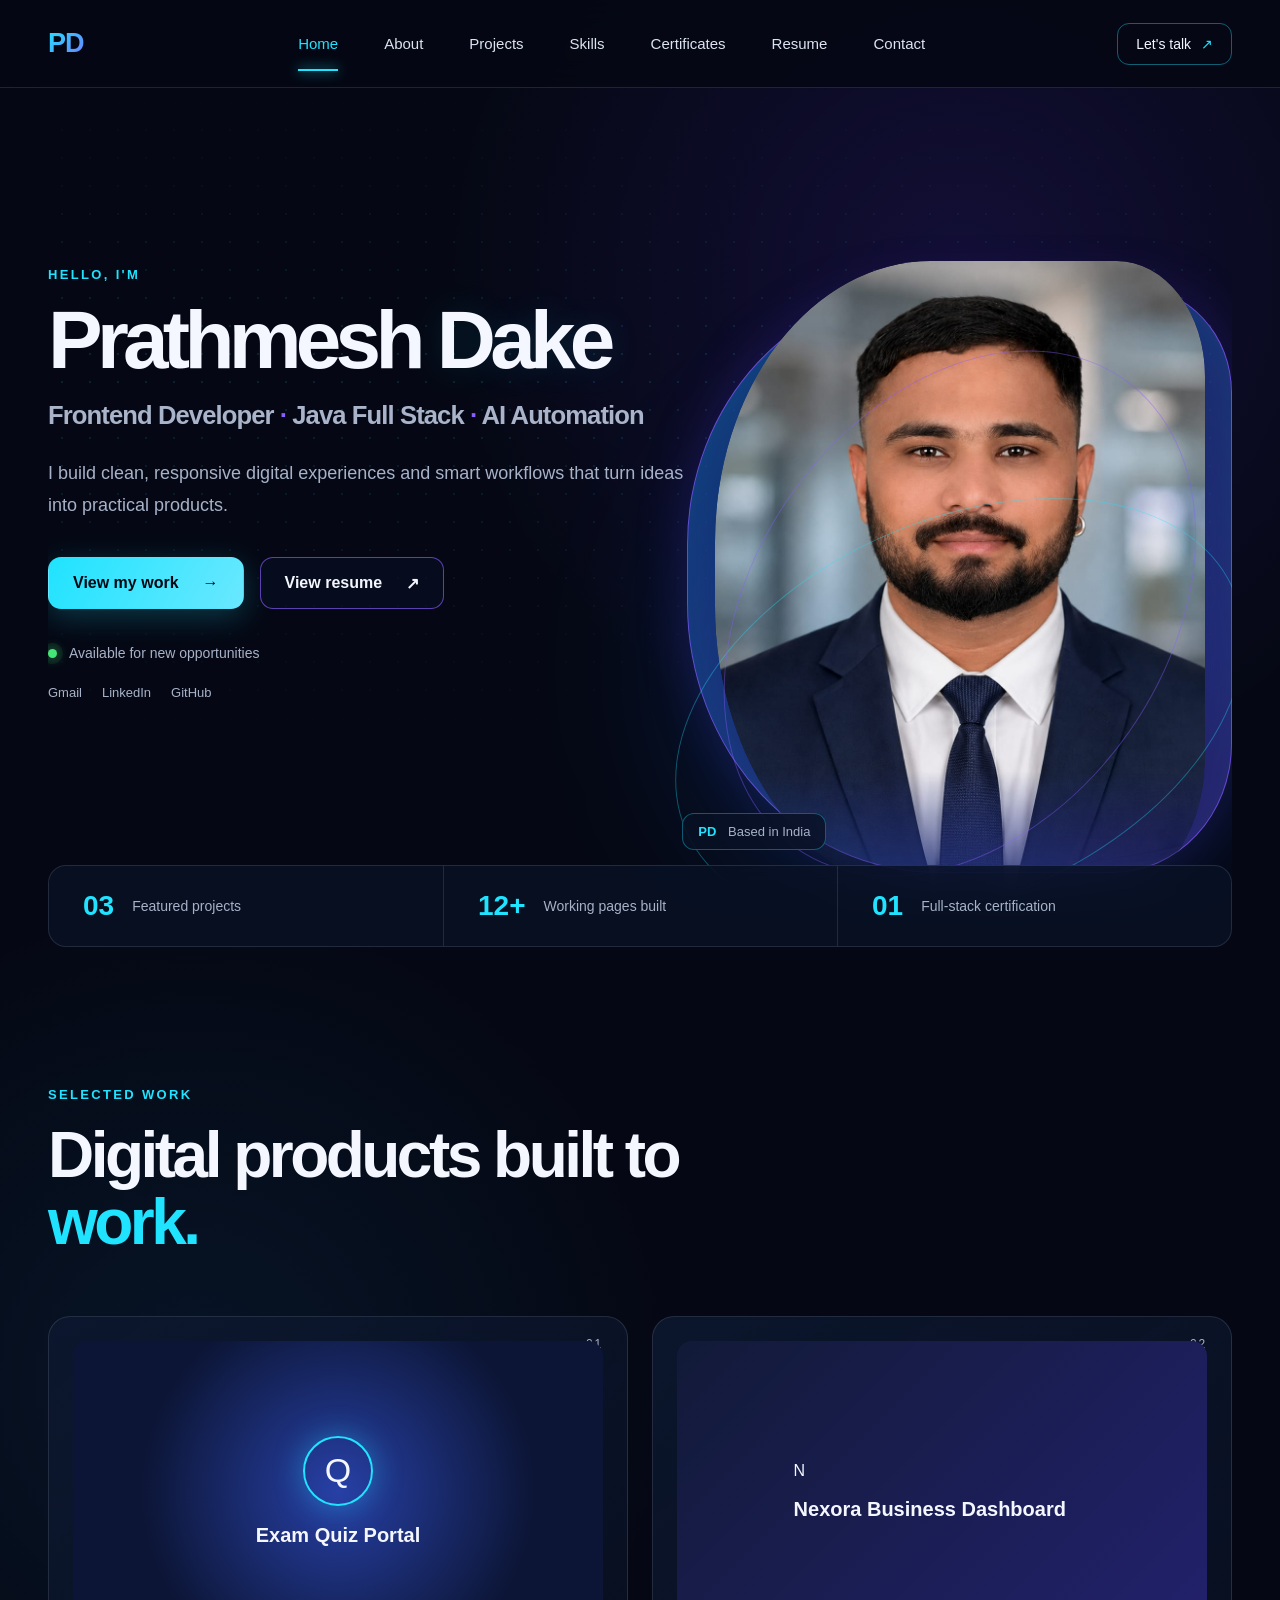
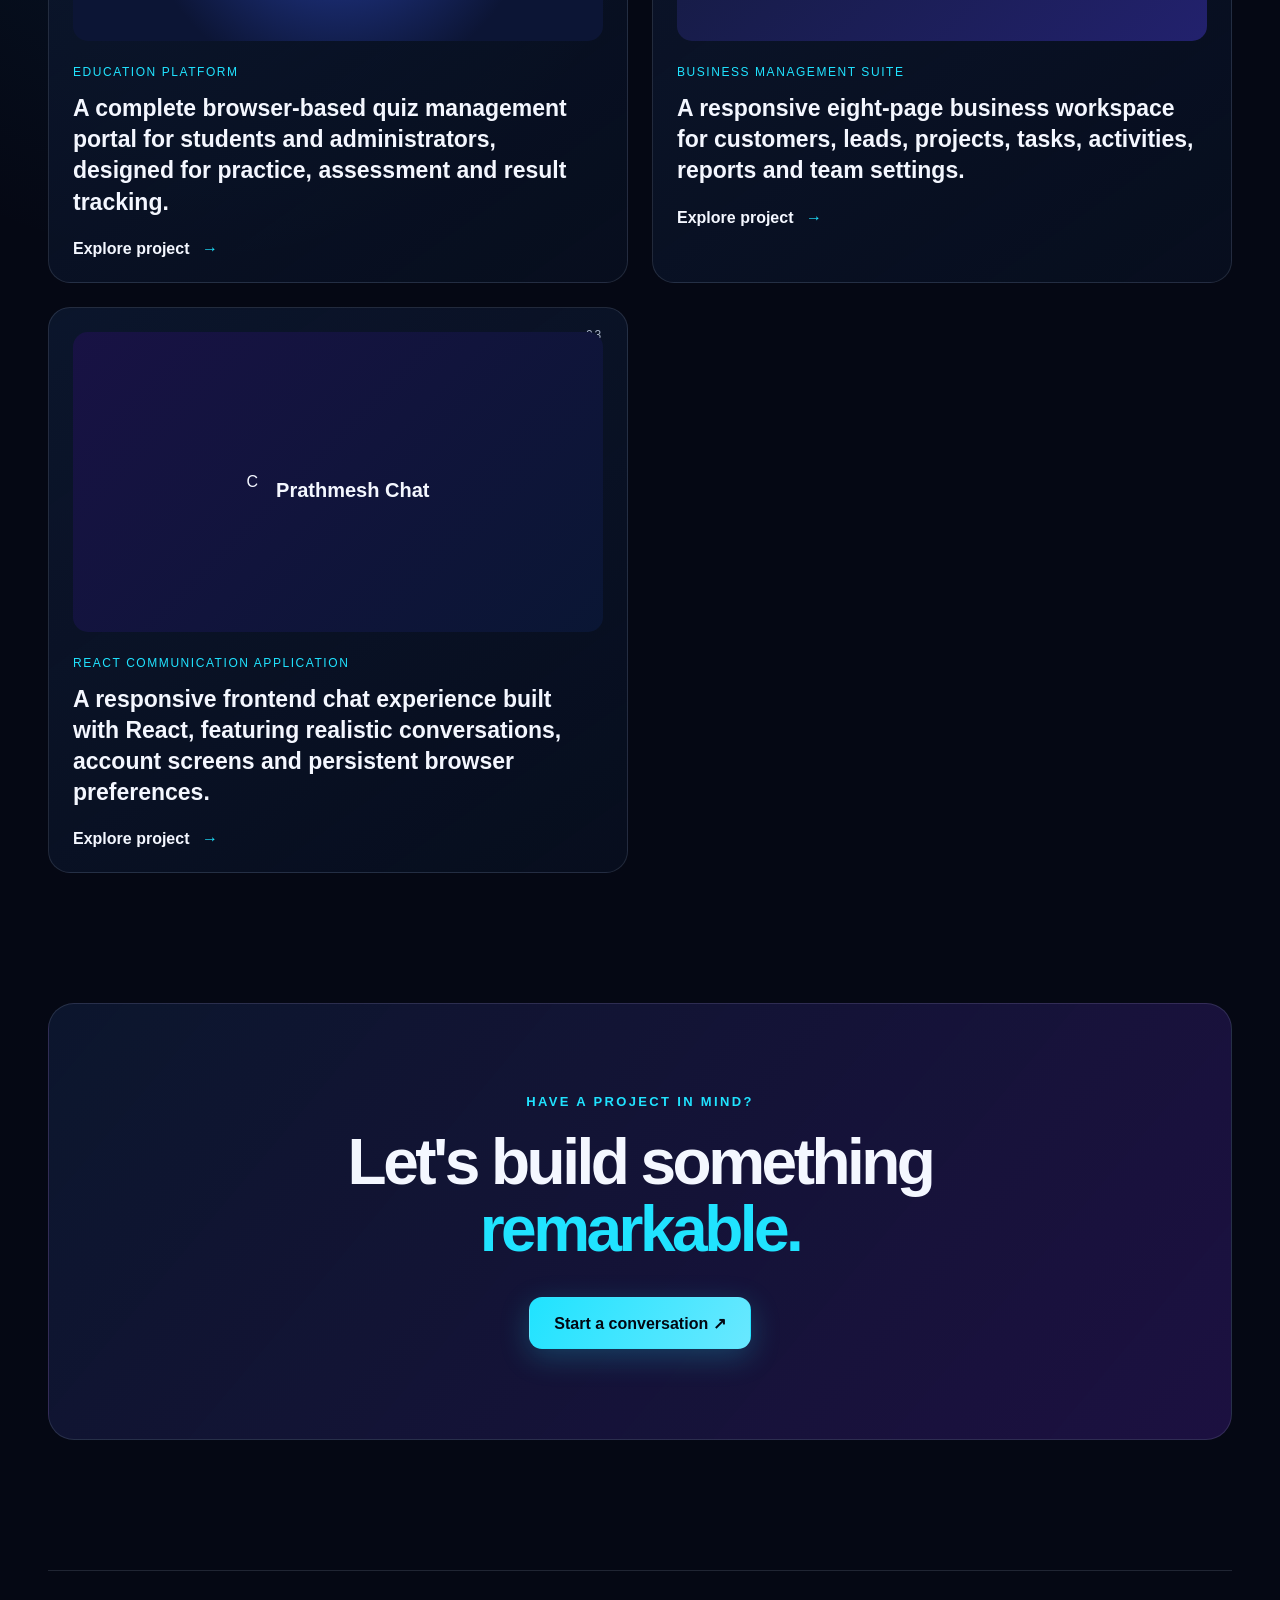
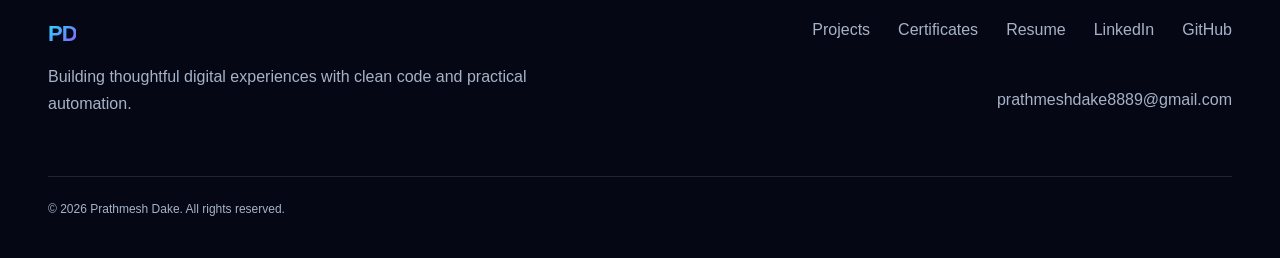
<file: PD-PORTFOLIO/index.html>
<!doctype html>
<html lang="en"><head><meta charset="UTF-8"><meta name="viewport" content="width=device-width,initial-scale=1"><meta name="description" content="Portfolio of Prathmesh Dake"><title>Prathmesh Dake | Frontend Developer</title><link rel="stylesheet" href="style.css"></head>
<body data-page="home"><div id="root"></div><script src="vendor/react.production.min.js"></script><script src="vendor/react-dom.production.min.js"></script><script src="app.js"></script></body></html>
</file>
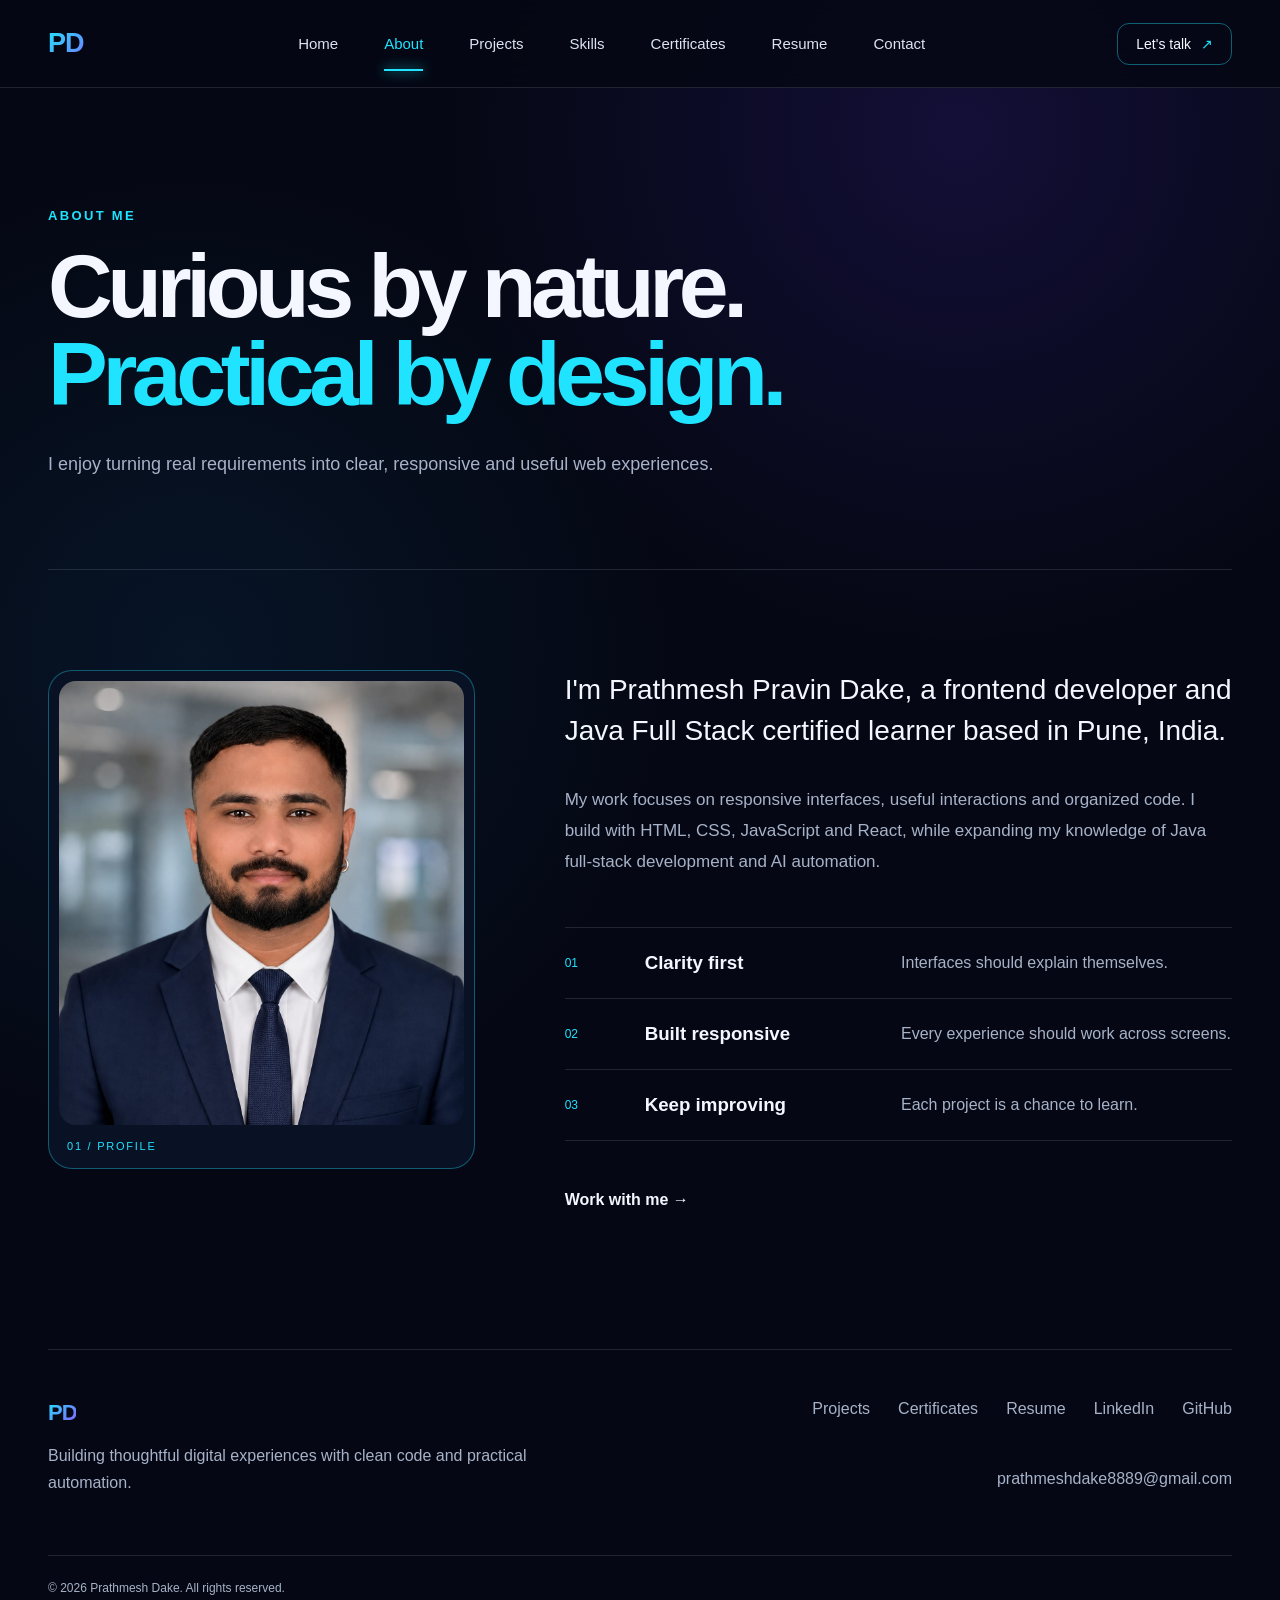
<file: PD-PORTFOLIO/about.html>
<!doctype html>
<html lang="en"><head><meta charset="UTF-8"><meta name="viewport" content="width=device-width,initial-scale=1"><title>About | Prathmesh Dake</title><link rel="stylesheet" href="style.css"></head>
<body data-page="about"><div id="root"></div><script src="vendor/react.production.min.js"></script><script src="vendor/react-dom.production.min.js"></script><script src="app.js"></script></body></html>
</file>
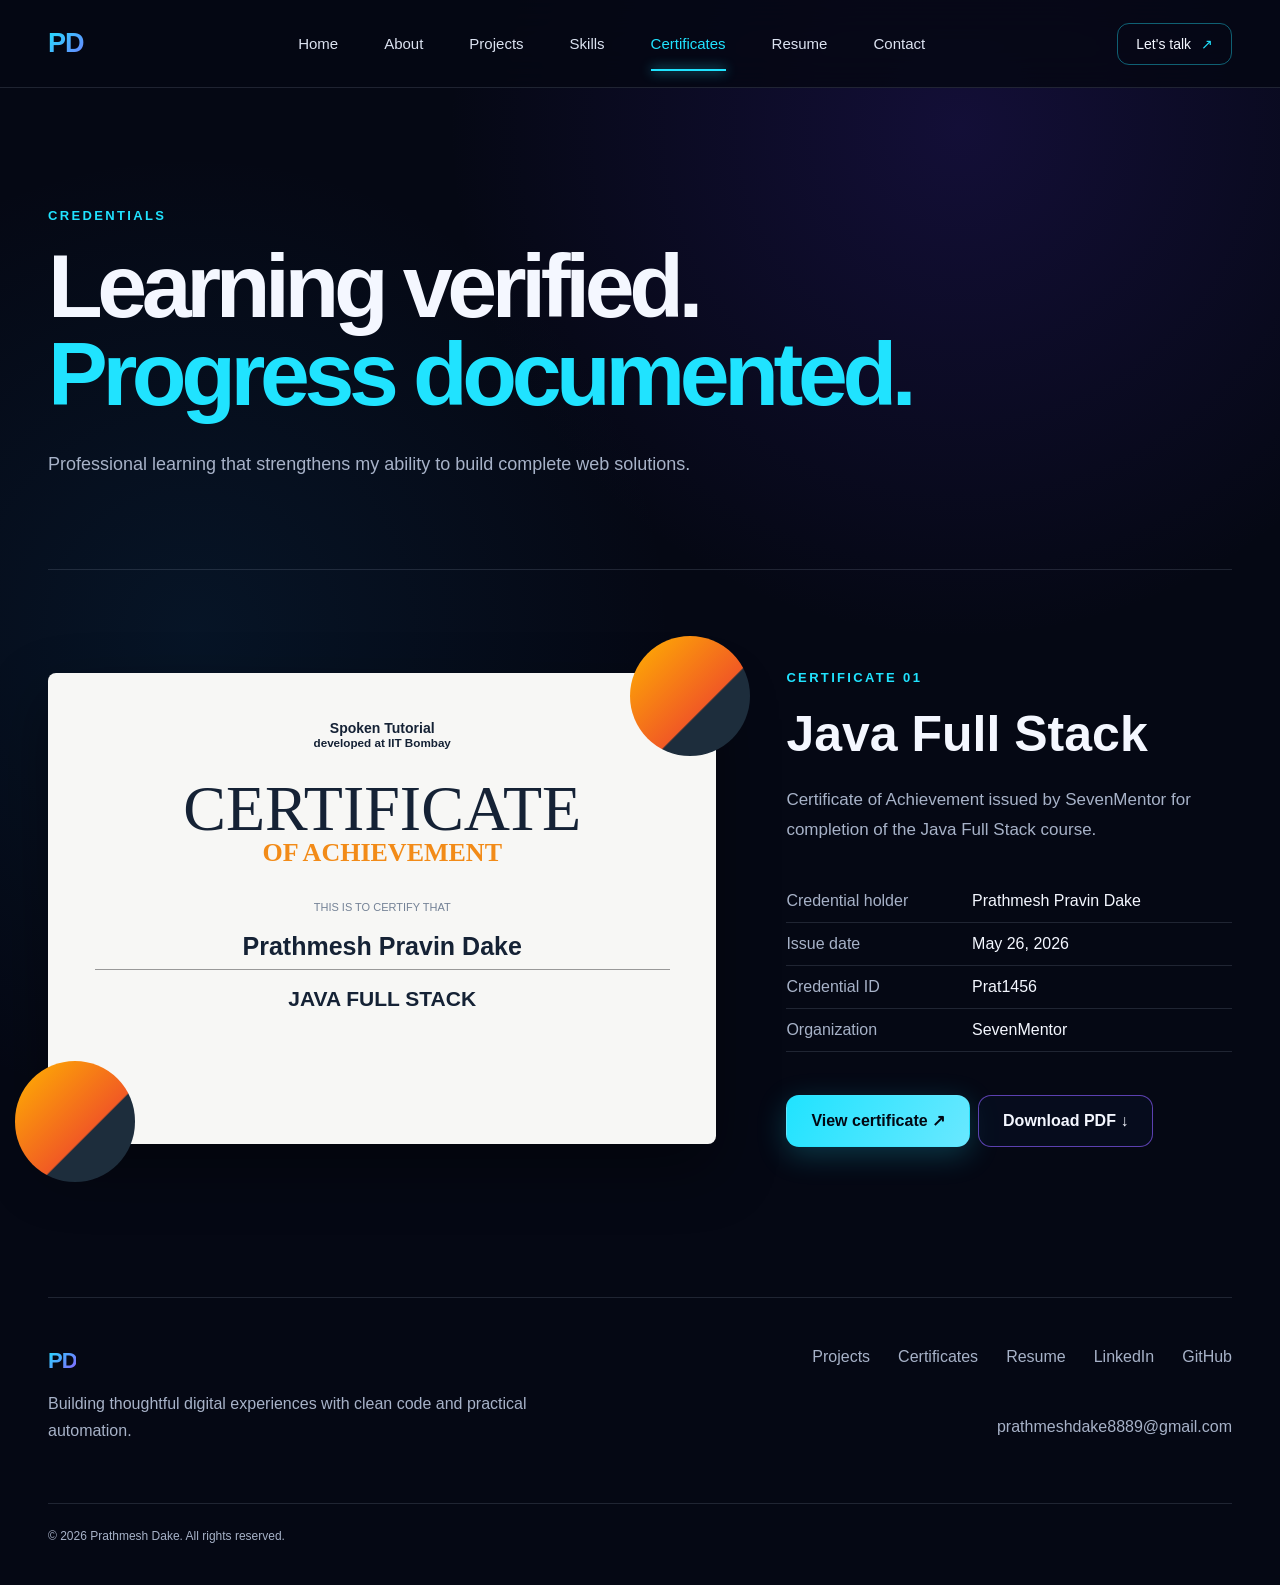
<file: PD-PORTFOLIO/certificates.html>
<!doctype html>
<html lang="en"><head><meta charset="UTF-8"><meta name="viewport" content="width=device-width,initial-scale=1"><title>Certificates | Prathmesh Dake</title><link rel="stylesheet" href="style.css"></head>
<body data-page="certificates"><div id="root"></div><script src="vendor/react.production.min.js"></script><script src="vendor/react-dom.production.min.js"></script><script src="app.js"></script></body></html>
</file>
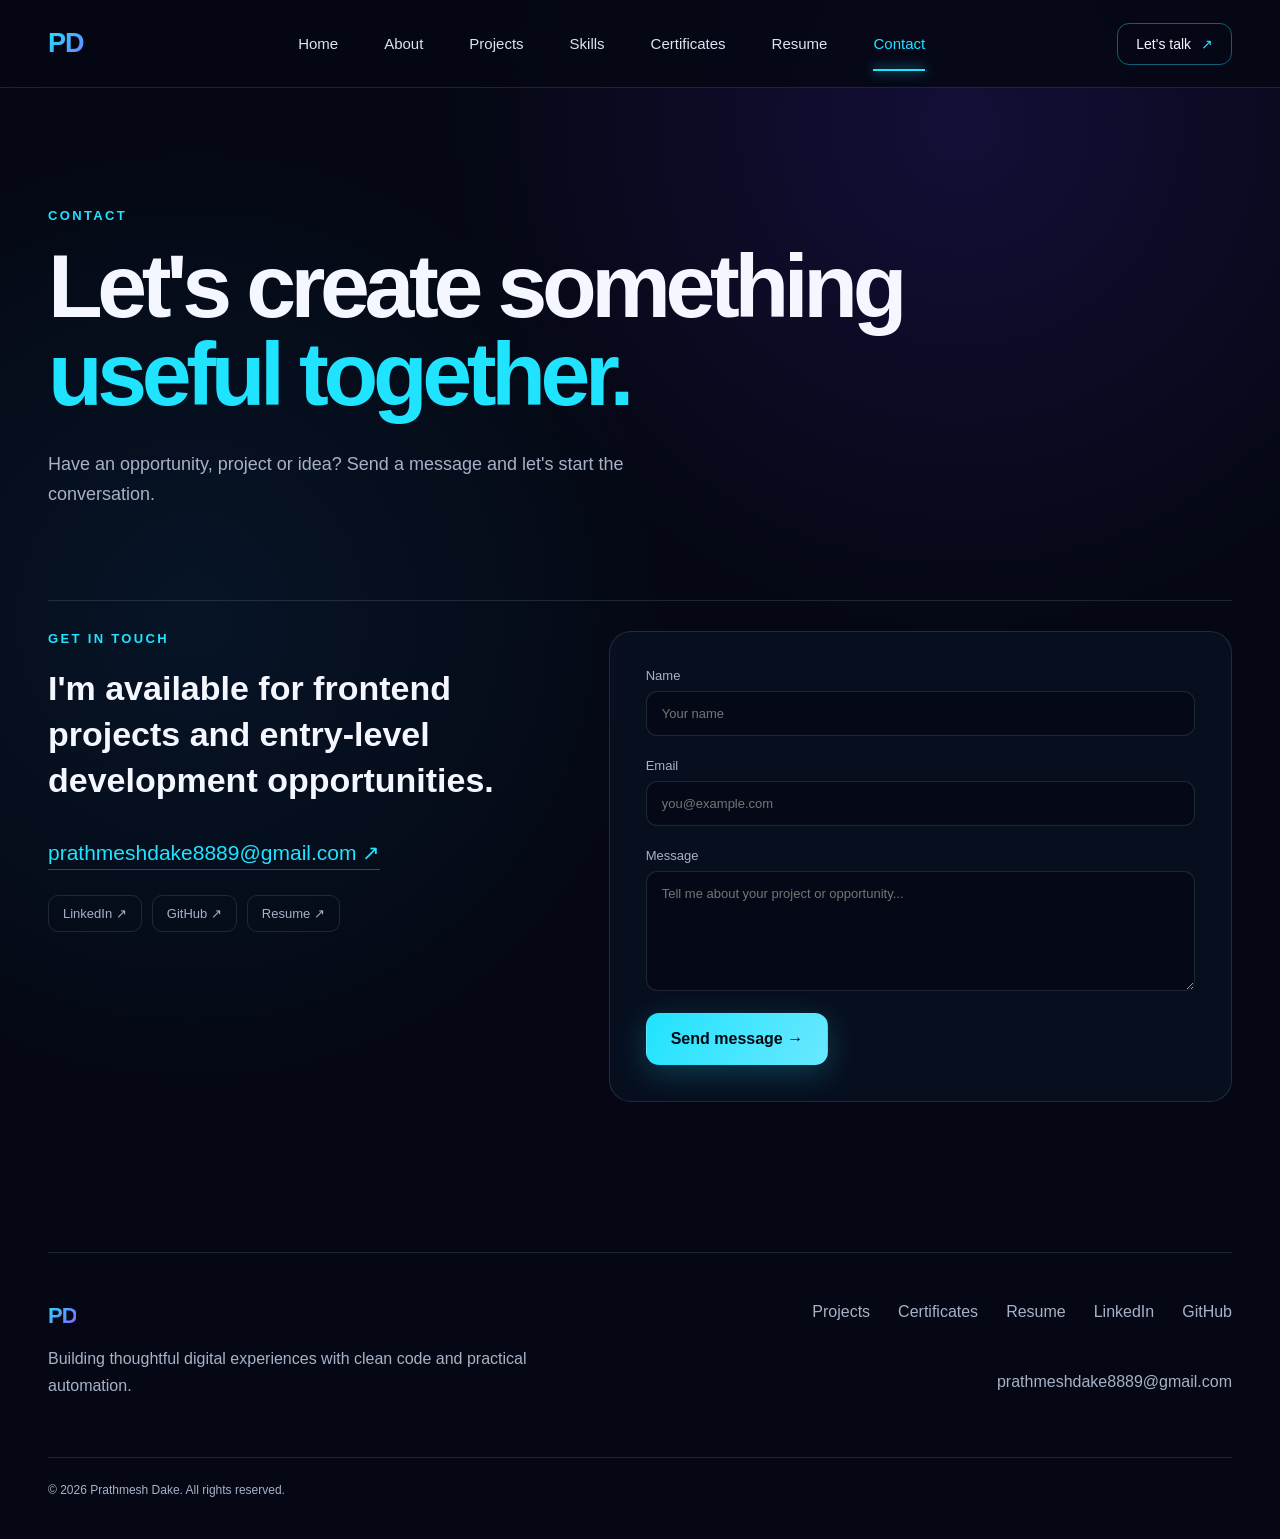
<file: PD-PORTFOLIO/contact.html>
<!doctype html>
<html lang="en"><head><meta charset="UTF-8"><meta name="viewport" content="width=device-width,initial-scale=1"><title>Contact | Prathmesh Dake</title><link rel="stylesheet" href="style.css"></head>
<body data-page="contact"><div id="root"></div><script src="vendor/react.production.min.js"></script><script src="vendor/react-dom.production.min.js"></script><script src="app.js"></script></body></html>
</file>
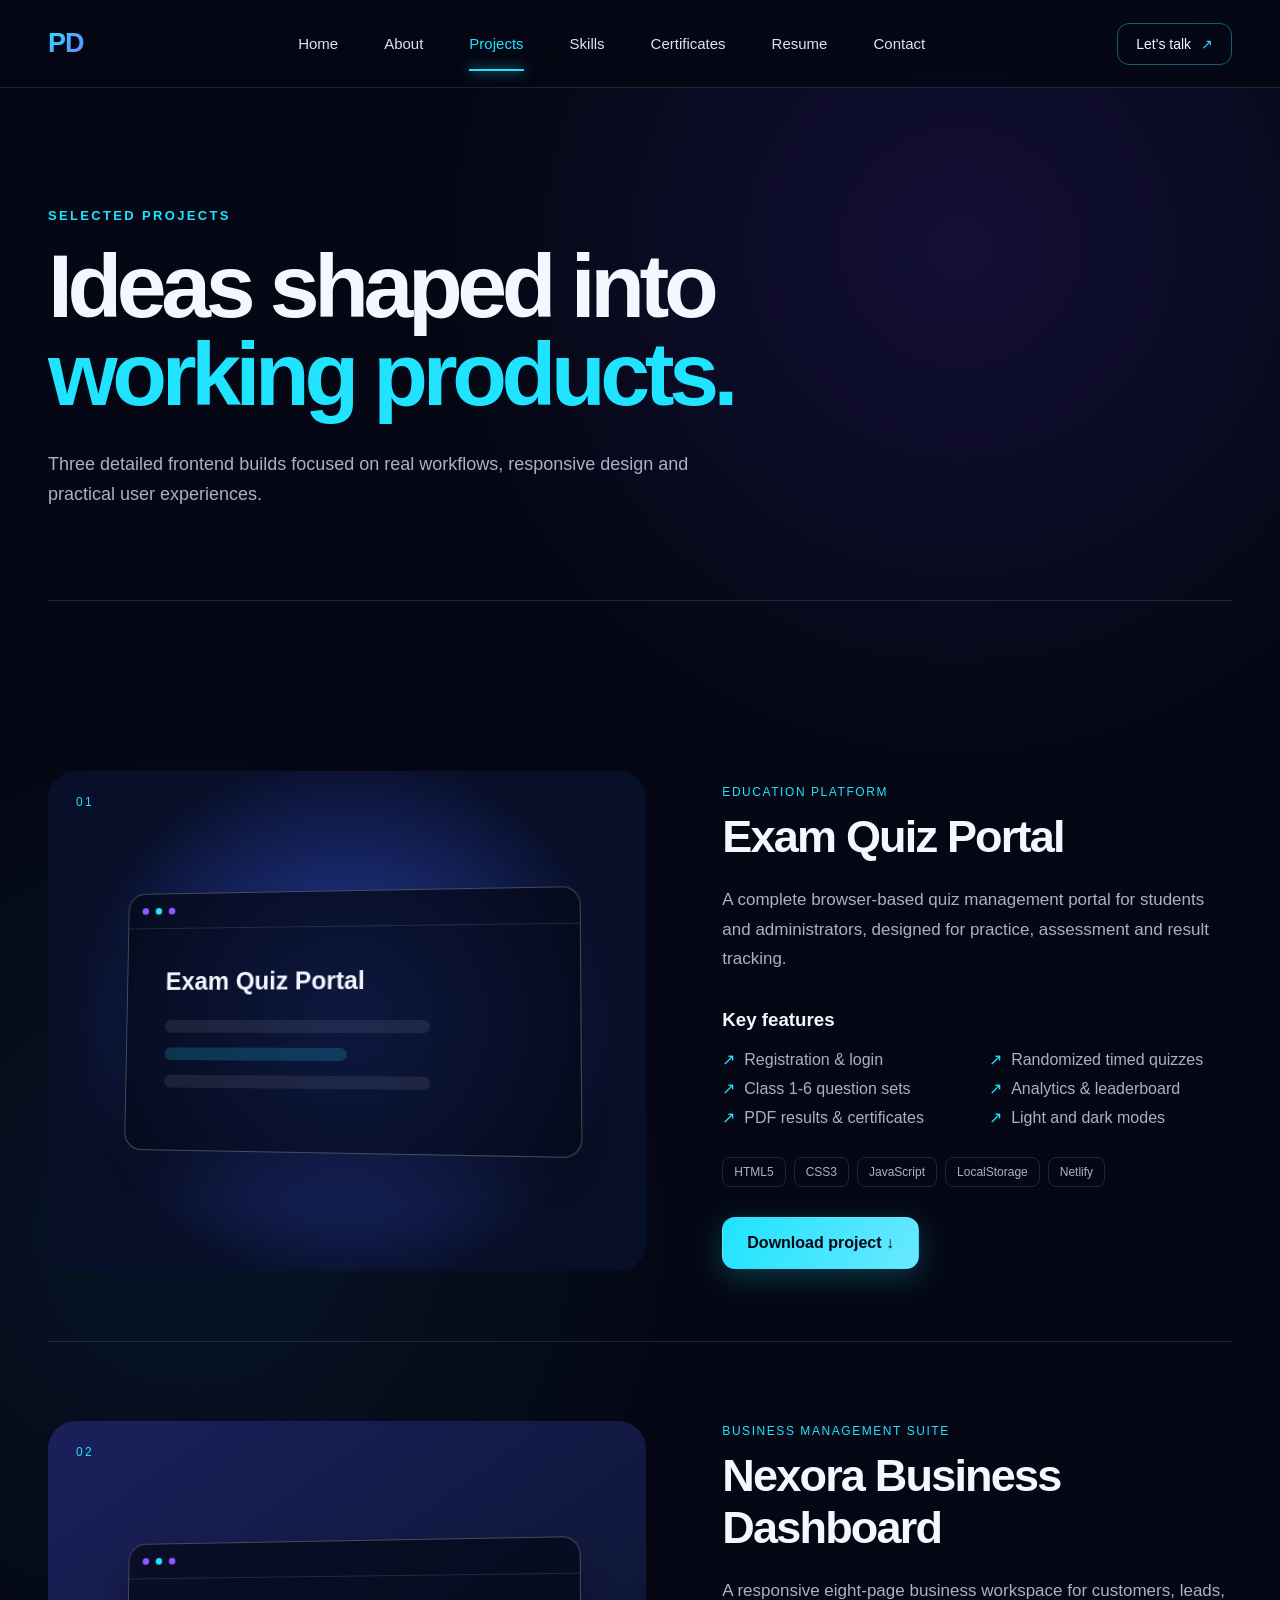
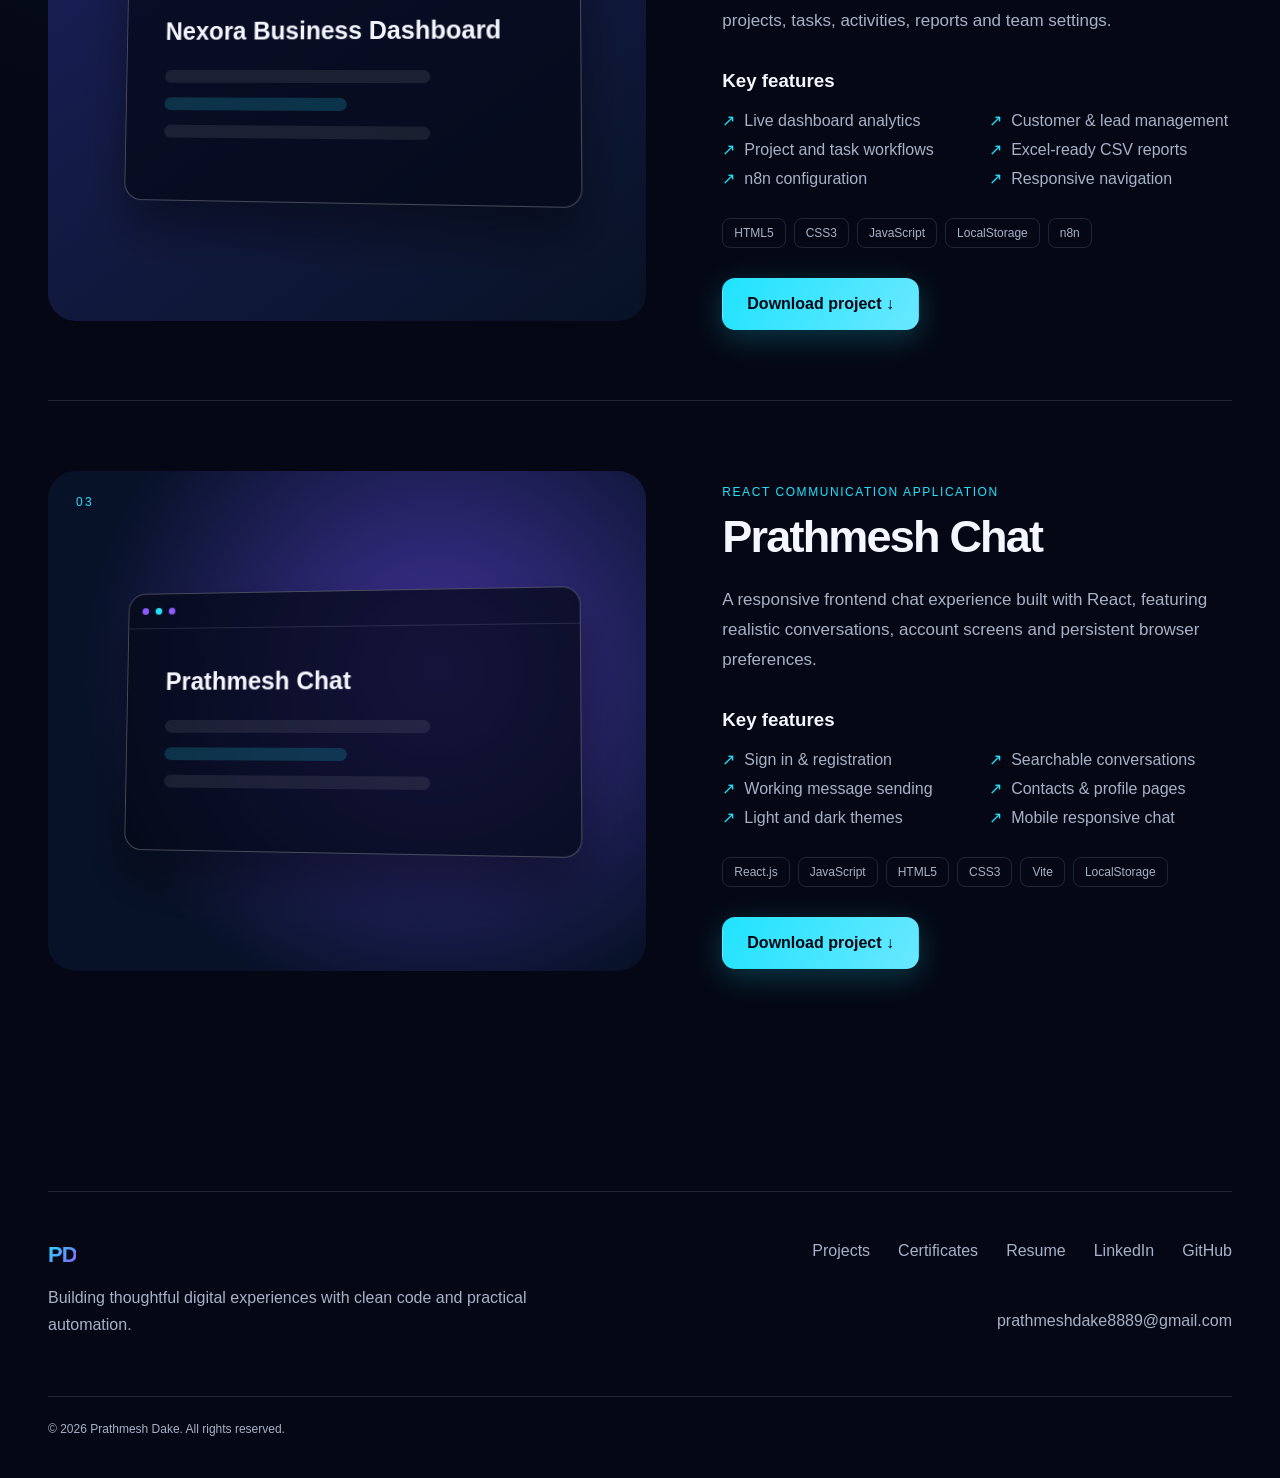
<file: PD-PORTFOLIO/projects.html>
<!doctype html>
<html lang="en"><head><meta charset="UTF-8"><meta name="viewport" content="width=device-width,initial-scale=1"><title>Projects | Prathmesh Dake</title><link rel="stylesheet" href="style.css"></head>
<body data-page="projects"><div id="root"></div><script src="vendor/react.production.min.js"></script><script src="vendor/react-dom.production.min.js"></script><script src="app.js"></script></body></html>
</file>
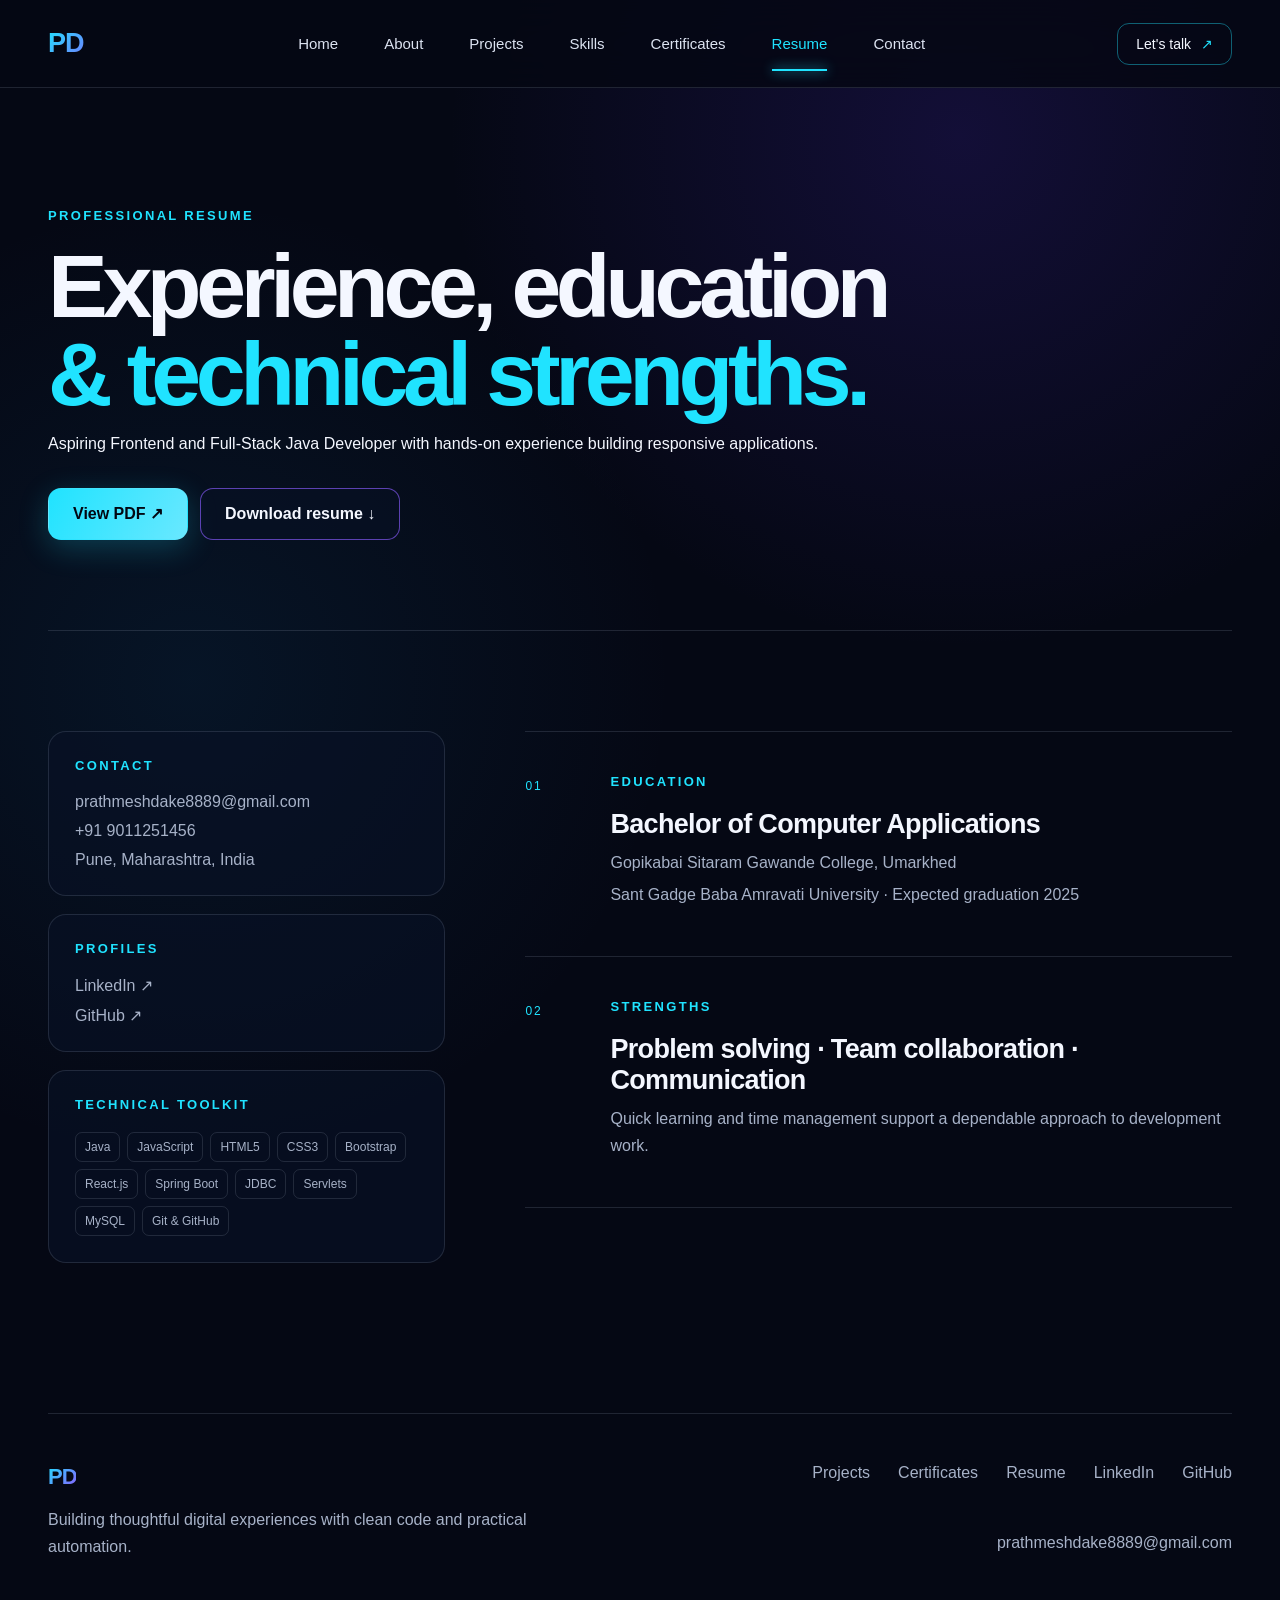
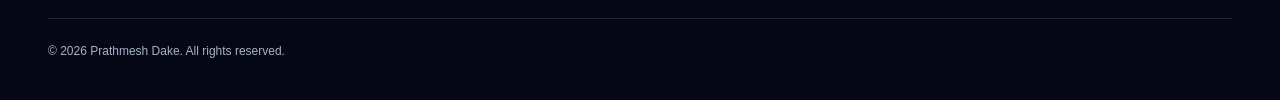
<file: PD-PORTFOLIO/resume.html>
<!doctype html>
<html lang="en"><head><meta charset="UTF-8"><meta name="viewport" content="width=device-width,initial-scale=1"><title>Resume | Prathmesh Dake</title><link rel="stylesheet" href="style.css"></head>
<body data-page="resume"><div id="root"></div><script src="vendor/react.production.min.js"></script><script src="vendor/react-dom.production.min.js"></script><script src="app.js"></script></body></html>
</file>
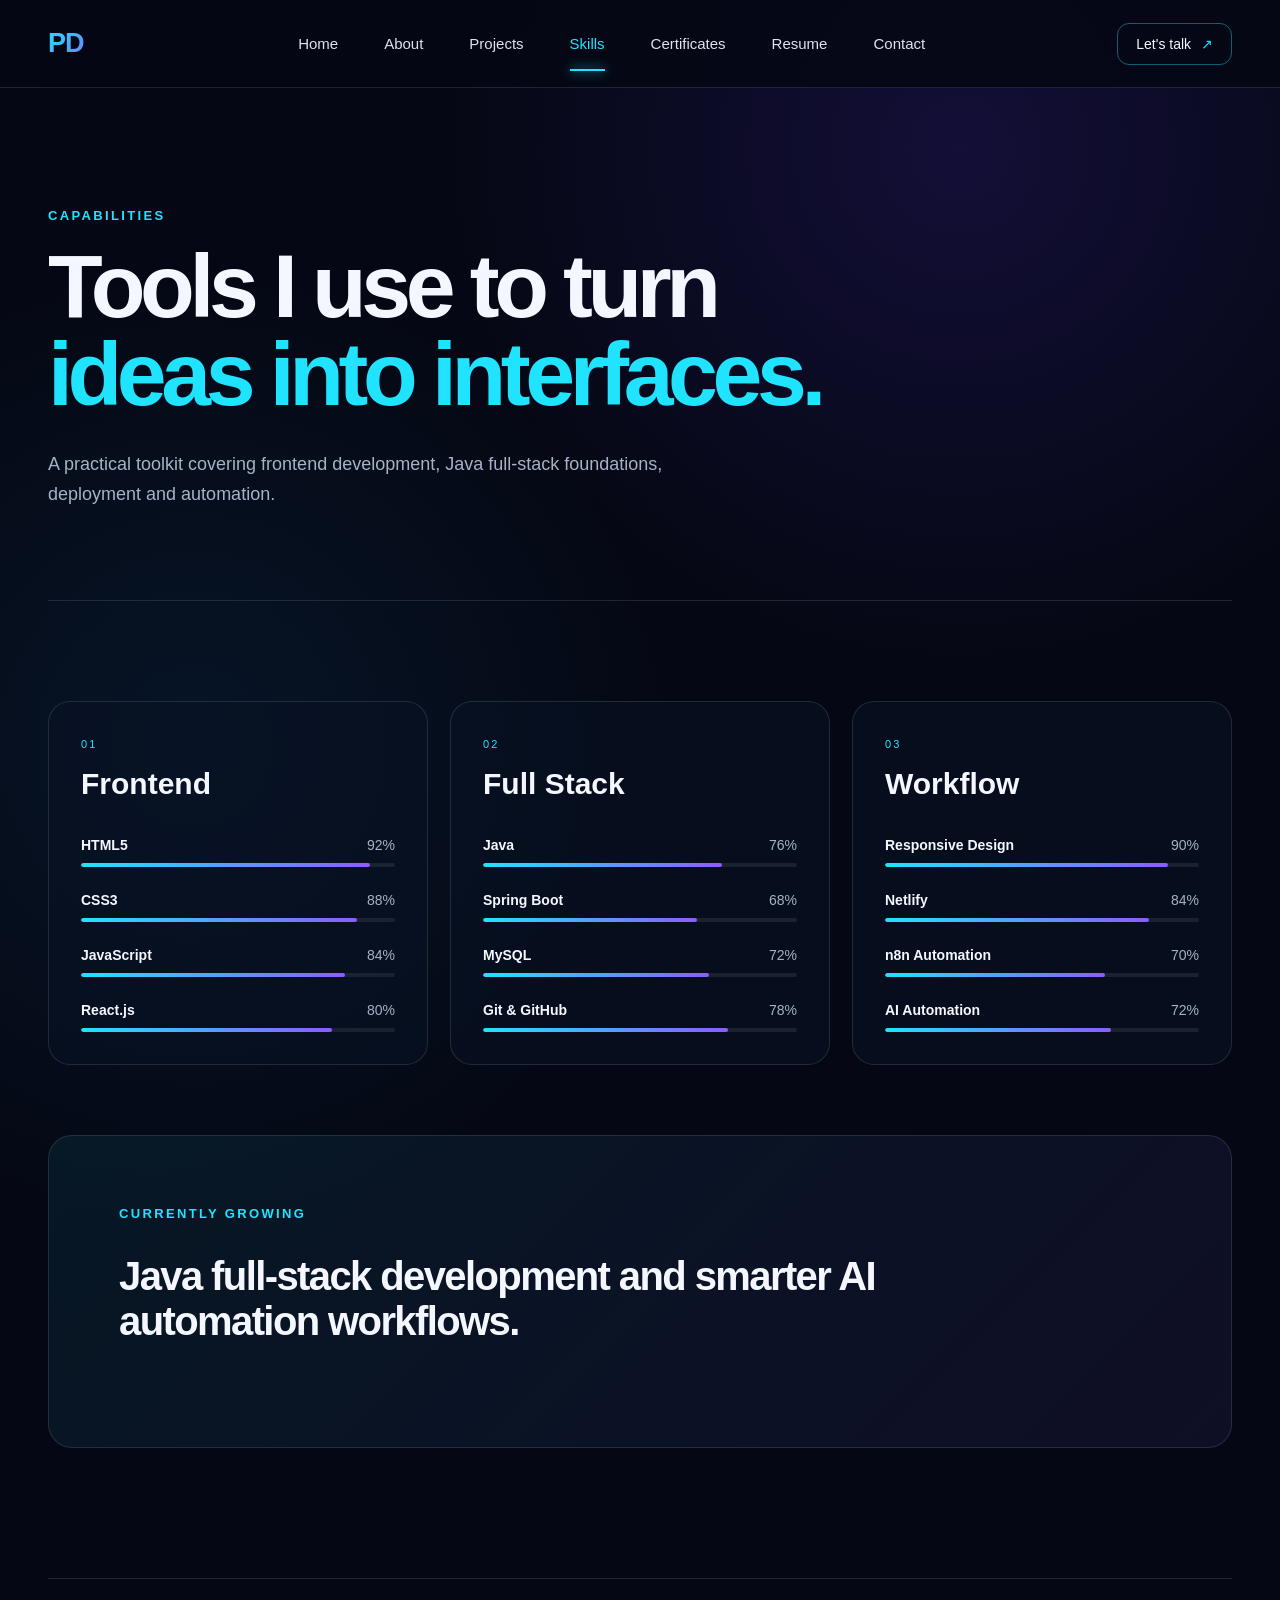
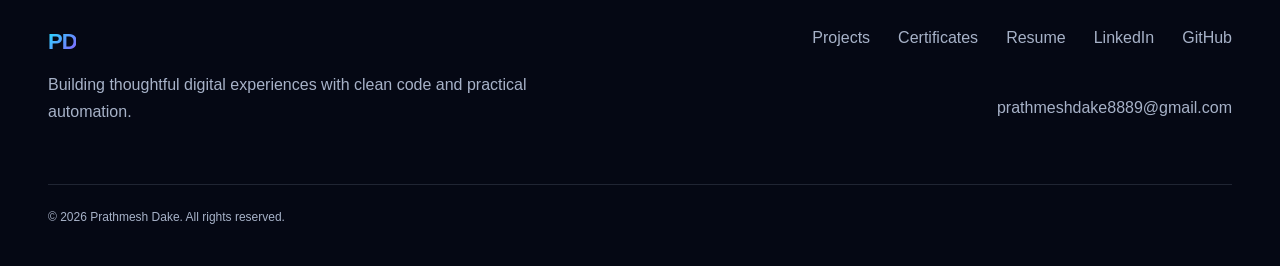
<file: PD-PORTFOLIO/skills.html>
<!doctype html>
<html lang="en"><head><meta charset="UTF-8"><meta name="viewport" content="width=device-width,initial-scale=1"><title>Skills | Prathmesh Dake</title><link rel="stylesheet" href="style.css"></head>
<body data-page="skills"><div id="root"></div><script src="vendor/react.production.min.js"></script><script src="vendor/react-dom.production.min.js"></script><script src="app.js"></script></body></html>
</file>
<file: PD-PORTFOLIO/style.css>
:root {
  --bg: #050814;
  --surface: #091225;
  --surface-2: #0d1830;
  --cyan: #20e3ff;
  --violet: #8b5cff;
  --text: #f4f7ff;
  --muted: #a7b2c8;
  --line: rgba(167, 178, 200, 0.17);
  --page: min(1320px, calc(100vw - 96px));
}

* { box-sizing: border-box; }
html { scroll-behavior: smooth; }
body {
  margin: 0;
  color: var(--text);
  background:
    radial-gradient(circle at 75% 8%, rgba(69, 38, 180, .22), transparent 32rem),
    radial-gradient(circle at 15% 40%, rgba(18, 112, 172, .12), transparent 30rem),
    var(--bg);
  font-family: "Segoe UI", Arial, sans-serif;
  min-height: 100vh;
}
.static-note { color: var(--muted); font-size: 13px; margin-top: 18px; }
a { color: inherit; text-decoration: none; }
button, input, textarea { font: inherit; }
::selection { background: var(--cyan); color: var(--bg); }

.site-header {
  position: sticky; top: 0; z-index: 50;
  height: 88px; width: 100%; padding: 0 max(48px, calc((100vw - 1320px)/2));
  display: flex; align-items: center; gap: 60px;
  background: rgba(5, 8, 20, .84); backdrop-filter: blur(18px);
  border-bottom: 1px solid var(--line);
}
.brand {
  width: 58px; font-weight: 800; font-size: 27px; letter-spacing: -2px;
  background: linear-gradient(135deg, var(--cyan), var(--violet));
  -webkit-background-clip: text; color: transparent;
}
.brand span { display: inline-block; margin-right: 1px; }
.brand.small { font-size: 22px; }
.site-nav { display: flex; align-items: stretch; gap: 46px; height: 100%; margin: auto; }
.site-nav a {
  position: relative; display: flex; align-items: center; color: #dce3f1;
  font-size: 15px; transition: color .2s ease;
}
.site-nav a::after {
  content: ""; position: absolute; bottom: 16px; left: 50%; right: 50%; height: 2px;
  background: var(--cyan); box-shadow: 0 0 12px var(--cyan); transition: all .2s ease;
}
.site-nav a:hover, .site-nav a.active { color: var(--cyan); }
.site-nav a:hover::after, .site-nav a.active::after { left: 0; right: 0; }
.header-cta {
  border: 1px solid rgba(32,227,255,.4); padding: 12px 18px; border-radius: 12px;
  font-size: 14px; transition: .2s ease;
}
.header-cta:hover { border-color: var(--cyan); box-shadow: 0 0 20px rgba(32,227,255,.15); }
.header-cta span { color: var(--cyan); margin-left: 6px; }
.menu-button { display: none; }

.hero {
  width: var(--page); margin: 0 auto; min-height: calc(100vh - 88px);
  display: grid; grid-template-columns: 54% 46%; align-items: center; position: relative;
  overflow: hidden;
}
.hero-grid {
  position: absolute; inset: 0; opacity: .26; pointer-events: none;
  background-image: radial-gradient(rgba(32,227,255,.5) 1px, transparent 1px);
  background-size: 28px 28px; mask-image: linear-gradient(to bottom, transparent, black 35%, transparent 80%);
}
.hero-copy { position: relative; z-index: 2; padding: 70px 0 90px; }
.eyebrow {
  margin: 0 0 20px; color: var(--cyan); font-size: 13px; font-weight: 700;
  letter-spacing: .18em; text-transform: uppercase;
}
.hero h1 { margin: 0; font-size: clamp(64px, 6.4vw, 104px); letter-spacing: -.07em; line-height: .92; }
.hero h1 span { color: var(--text); text-shadow: 0 0 35px rgba(32,227,255,.12); }
.hero h2 { margin: 24px 0 0; font-size: clamp(21px, 2vw, 31px); color: #a9b4ca; letter-spacing: -.035em; }
.hero h2 i { color: var(--violet); font-style: normal; }
.hero-intro { max-width: 650px; color: var(--muted); font-size: 18px; line-height: 1.75; margin: 28px 0 36px; }
.hero-actions { display: flex; gap: 16px; flex-wrap: wrap; }
.button {
  min-height: 52px; padding: 0 24px; border-radius: 13px; border: 1px solid transparent;
  display: inline-flex; align-items: center; justify-content: center; gap: 24px;
  font-weight: 650; transition: transform .2s ease, box-shadow .2s ease, border-color .2s ease;
  cursor: pointer;
}
.button:hover { transform: translateY(-3px); }
.button.primary {
  color: #020712; background: linear-gradient(120deg, var(--cyan), #69e8ff);
  box-shadow: 0 8px 30px rgba(32,227,255,.22);
}
.button.primary:hover { box-shadow: 0 12px 38px rgba(32,227,255,.34); }
.button.secondary { color: var(--text); border-color: rgba(139,92,255,.65); background: rgba(9,18,37,.55); }
.button.secondary:hover { border-color: var(--violet); box-shadow: 0 8px 30px rgba(139,92,255,.18); }
.availability { margin-top: 36px; color: var(--muted); display: flex; align-items: center; gap: 12px; font-size: 14px; }
.availability span, .online::before {
  content: ""; width: 9px; height: 9px; border-radius: 50%; background: #45e678; display: inline-block;
  box-shadow: 0 0 0 6px rgba(69,230,120,.08), 0 0 12px rgba(69,230,120,.65);
}
.hero-socials { display: flex; flex-wrap: wrap; gap: 20px; margin-top: 24px; }
.hero-socials a { color: var(--muted); font-size: 13px; border-bottom: 1px solid transparent; transition: .2s ease; }
.hero-socials a:hover { color: var(--cyan); border-color: var(--cyan); }
.portrait-wrap {
  position: relative; align-self: end; height: 82%; min-height: 620px; display: flex;
  align-items: end; justify-content: center; isolation: isolate;
}
.portrait-wrap::before {
  content: ""; position: absolute; inset: 8% 0 4%; border-radius: 44% 18% 22% 46%;
  background: linear-gradient(145deg, rgba(12,75,150,.72), rgba(63,28,132,.65));
  border: 1px solid rgba(139,92,255,.7); box-shadow: inset 0 0 60px rgba(32,227,255,.12), 0 0 50px rgba(71,48,210,.25);
}
.portrait-wrap img {
  position: relative; z-index: 3; width: 90%; height: 96%; object-fit: cover; object-position: center 20%;
  border-radius: 44% 18% 22% 46%; mask-image: linear-gradient(to bottom, black 80%, transparent 100%);
}
.portrait-glow { position: absolute; width: 90%; height: 70%; border-radius: 50%; background: #1764d6; filter: blur(90px); opacity: .3; }
.portrait-orbit { position: absolute; z-index: 4; border: 1px solid rgba(32,227,255,.35); border-radius: 50%; animation: orbit 18s linear infinite; }
.orbit-one { width: 110%; height: 57%; transform: rotate(-24deg); }
.orbit-two { width: 76%; height: 86%; border-color: rgba(139,92,255,.4); transform: rotate(35deg); animation-duration: 24s; }
.portrait-tag {
  position: absolute; z-index: 6; left: -5px; bottom: 50px; border: 1px solid rgba(32,227,255,.35);
  background: rgba(9,18,37,.82); backdrop-filter: blur(12px); padding: 10px 15px; border-radius: 12px; color: var(--muted); font-size: 13px;
}
.portrait-tag span { color: var(--cyan); font-weight: 800; margin-right: 8px; }
@keyframes orbit { to { rotate: 360deg; } }

.home-highlights {
  width: var(--page); margin: -35px auto 110px; position: relative; z-index: 8;
  display: grid; grid-template-columns: repeat(3, 1fr); border: 1px solid var(--line);
  background: rgba(9,18,37,.82); backdrop-filter: blur(16px); border-radius: 18px;
}
.home-highlights article { padding: 24px 34px; display: flex; align-items: center; gap: 18px; }
.home-highlights article + article { border-left: 1px solid var(--line); }
.home-highlights strong { font-size: 28px; color: var(--cyan); }
.home-highlights span { color: var(--muted); font-size: 14px; }
.section-shell { width: var(--page); margin-left: auto; margin-right: auto; }
.home-feature { padding: 30px 0 130px; }
.section-heading h2, .cta-band h2 { max-width: 760px; margin: 0; font-size: clamp(42px, 5vw, 72px); letter-spacing: -.055em; line-height: 1.05; }
.section-heading h2 span, .cta-band h2 span, .page-hero h1 span { color: var(--cyan); }
.featured-grid { display: grid; grid-template-columns: 1fr 1fr; gap: 24px; margin-top: 60px; }
.project-card {
  position: relative; padding: 24px; border: 1px solid var(--line); border-radius: 22px;
  background: linear-gradient(145deg, rgba(13,24,48,.86), rgba(9,18,37,.58)); transition: .25s ease;
}
.project-card:hover { transform: translateY(-6px); border-color: rgba(32,227,255,.38); }
.project-number { position: absolute; top: 20px; right: 24px; color: var(--muted); font-size: 12px; letter-spacing: .15em; }
.project-visual {
  height: 300px; border-radius: 15px; margin-bottom: 24px; position: relative; overflow: hidden;
  display: flex; align-items: center; justify-content: center; flex-direction: column;
}
.exam-visual { background: radial-gradient(circle at 50%, #2740a6, #0c1535 65%); }
.exam-visual span { width: 70px; height: 70px; display: grid; place-items: center; border: 2px solid var(--cyan); border-radius: 50%; font-size: 34px; box-shadow: 0 0 30px rgba(32,227,255,.35); }
.project-visual b { margin-top: 18px; font-size: 20px; }
.dashboard-visual { background: linear-gradient(135deg, #121a38, #22216d); align-items: flex-start; padding-left: 22%; }
.dashboard-visual i { width: 55%; height: 12px; margin: 7px 0; border-radius: 8px; background: rgba(124,135,255,.25); }
.dashboard-visual i:nth-of-type(2) { width: 40%; background: rgba(32,227,255,.3); }
.mini-sidebar { position: absolute; left: 0; inset-block: 0; width: 16%; background: rgba(4,8,25,.7); }
.chat-card { grid-column: 1 / -1; }
.chat-visual { background: linear-gradient(135deg, #181244, #0a1634); flex-direction: row; padding: 35px; gap: 18px; }
.chat-preview-list { width: 32%; height: 76%; border-radius: 14px; padding: 18px 13px; background: rgba(5,8,20,.62); }
.chat-preview-list i { display: block; height: 22px; margin-bottom: 13px; border-radius: 12px; background: rgba(139,92,255,.24); }
.chat-preview-list i:nth-child(2) { background: rgba(32,227,255,.23); }
.chat-preview-panel { width: 52%; height: 76%; border-radius: 14px; padding: 24px; background: rgba(13,24,48,.72); display: flex; flex-direction: column; align-items: flex-start; justify-content: center; }
.chat-preview-panel span { padding: 8px 13px; margin: 5px 0; border-radius: 12px; background: rgba(255,255,255,.08); color: var(--muted); font-size: 13px; }
.chat-preview-panel span:nth-child(2) { align-self: flex-end; background: linear-gradient(120deg, #6c48e7, #3b74e8); color: white; }
.chat-preview-panel b { margin-top: 18px; color: var(--cyan); }
.project-card > p, .project-category { color: var(--cyan); font-size: 12px; text-transform: uppercase; letter-spacing: .13em; }
.project-card h3 { font-size: 23px; line-height: 1.35; margin: 14px 0 22px; max-width: 520px; }
.project-card > a, .text-link { color: var(--text); font-weight: 600; }
.project-card > a span, .text-link span { color: var(--cyan); margin-left: 8px; }
.cta-band { padding: 90px 6%; margin-bottom: 130px; text-align: center; border: 1px solid var(--line); border-radius: 26px; background: linear-gradient(130deg, rgba(13,24,48,.9), rgba(57,27,120,.45)); }
.cta-band h2 { margin: 0 auto 34px; }

.inner-page { min-height: 80vh; }
.page-hero { padding: 120px 0 90px; border-bottom: 1px solid var(--line); }
.page-hero h1 { margin: 0; font-size: clamp(54px, 7vw, 92px); line-height: .98; letter-spacing: -.06em; }
.page-hero > p:last-child { max-width: 670px; margin: 30px 0 0; color: var(--muted); font-size: 18px; line-height: 1.7; }
.about-grid { padding: 100px 0 140px; display: grid; grid-template-columns: .78fr 1.22fr; gap: 90px; align-items: start; }
.about-photo { position: sticky; top: 120px; border: 1px solid rgba(32,227,255,.35); border-radius: 24px; padding: 10px; background: var(--surface); }
.about-photo img { display: block; width: 100%; height: auto; border-radius: 17px; }
.photo-index { display: block; padding: 15px 8px 6px; color: var(--cyan); font-size: 11px; letter-spacing: .16em; }
.about-copy .lead { margin: 0 0 34px; font-size: 28px; line-height: 1.45; color: var(--text); }
.about-copy > p:not(.lead) { color: var(--muted); font-size: 17px; line-height: 1.8; }
.principles { margin: 50px 0; border-top: 1px solid var(--line); }
.principles article { display: grid; grid-template-columns: 60px 1fr 1.4fr; gap: 20px; align-items: center; border-bottom: 1px solid var(--line); padding: 24px 0; }
.principles span { color: var(--cyan); font-size: 12px; }
.principles h3, .principles p { margin: 0; }
.principles p { color: var(--muted); }

.projects-list { padding: 100px 0 150px; }
.project-detail { display: grid; grid-template-columns: 1.08fr .92fr; gap: 76px; align-items: center; padding: 70px 0; }
.project-detail + .project-detail { border-top: 1px solid var(--line); }
.detail-visual { min-height: 500px; border-radius: 28px; padding: 50px; position: relative; display: grid; place-items: center; overflow: hidden; }
.detail-visual.exam { background: radial-gradient(circle at 50%, #2942ad, #080f29 70%); }
.detail-visual.dashboard { background: linear-gradient(145deg, #1b205c, #081225); }
.detail-visual.chat { background: radial-gradient(circle at 65% 40%, #40339b, #071127 72%); }
.detail-number { position: absolute; top: 24px; left: 28px; color: var(--cyan); letter-spacing: .2em; font-size: 12px; }
.screen-mockup { width: 92%; height: 66%; border: 1px solid rgba(255,255,255,.25); border-radius: 18px; background: rgba(4,8,22,.72); box-shadow: 0 30px 50px rgba(0,0,0,.4); transform: perspective(900px) rotateY(-7deg) rotateX(3deg); }
.screen-bar { height: 36px; border-bottom: 1px solid var(--line); display: flex; gap: 7px; align-items: center; padding: 0 14px; }
.screen-bar i { width: 7px; height: 7px; border-radius: 50%; background: var(--violet); }
.screen-bar i:nth-child(2) { background: var(--cyan); }
.screen-content { padding: 40px; display: flex; flex-direction: column; gap: 15px; }
.screen-content b { font-size: 25px; margin-bottom: 10px; }
.screen-content span { height: 13px; width: 72%; border-radius: 8px; background: rgba(255,255,255,.08); }
.screen-content span:nth-of-type(2) { width: 50%; background: rgba(32,227,255,.18); }
.detail-copy h2 { font-size: 45px; margin: 10px 0 22px; letter-spacing: -.04em; }
.detail-copy > p:not(.project-category) { color: var(--muted); font-size: 17px; line-height: 1.75; }
.detail-copy h3 { margin-top: 35px; }
.detail-copy ul { list-style: none; display: grid; grid-template-columns: 1fr 1fr; gap: 10px 24px; padding: 0; color: var(--muted); }
.detail-copy li::before { content: "↗"; color: var(--cyan); margin-right: 9px; }
.tech-row { display: flex; flex-wrap: wrap; gap: 8px; margin: 30px 0; }
.tech-row span { padding: 7px 11px; border: 1px solid var(--line); border-radius: 8px; color: var(--muted); font-size: 12px; }

.skills-grid { padding: 100px 0 70px; display: grid; grid-template-columns: repeat(3, 1fr); gap: 22px; }
.skill-group { border: 1px solid var(--line); background: rgba(9,18,37,.62); border-radius: 22px; padding: 32px; }
.skill-index { color: var(--cyan); font-size: 11px; letter-spacing: .2em; }
.skill-group h2 { font-size: 30px; margin: 15px 0 36px; }
.skill-item { margin-top: 25px; }
.skill-item > div:first-child { display: flex; justify-content: space-between; color: var(--muted); font-size: 14px; }
.skill-item strong { color: var(--text); }
.skill-track { height: 4px; background: rgba(255,255,255,.08); border-radius: 4px; margin-top: 10px; overflow: hidden; }
.skill-track i { display: block; height: 100%; background: linear-gradient(90deg, var(--cyan), var(--violet)); border-radius: inherit; }
.learning-band { margin-bottom: 130px; padding: 70px; border: 1px solid var(--line); background: linear-gradient(135deg, rgba(32,227,255,.07), rgba(139,92,255,.08)); border-radius: 24px; }
.learning-band h2 { font-size: 40px; max-width: 900px; letter-spacing: -.04em; }
.learning-band > p:last-child { color: var(--muted); max-width: 680px; line-height: 1.7; }

.certificate-wrap { padding: 100px 0 150px; display: grid; grid-template-columns: 1.2fr .8fr; gap: 70px; align-items: center; }
.certificate-preview { aspect-ratio: 1.42; background: #f7f7f5; color: #152235; text-align: center; padding: 7%; border-radius: 8px; position: relative; box-shadow: 0 25px 60px rgba(0,0,0,.4); }
.certificate-preview::before, .certificate-preview::after { content: ""; position: absolute; width: 18%; aspect-ratio: 1; border-radius: 50%; background: linear-gradient(135deg, #ffb300, #f15a24 60%, #1d2d3c 61%); }
.certificate-preview::before { top: -8%; right: -5%; }
.certificate-preview::after { bottom: -8%; left: -5%; }
.certificate-brand { font-size: 14px; font-weight: 700; }
.certificate-brand small { display: block; }
.certificate-preview > p { font-family: Georgia, serif; font-size: clamp(32px, 5vw, 72px); margin: 4% 0 0; }
.certificate-preview h2 { color: #f28b18; font-family: Georgia, serif; font-size: 26px; margin: -8px 0 5%; }
.certificate-preview > span { text-transform: uppercase; color: #748296; font-size: 11px; }
.certificate-preview h3 { font-size: 25px; margin: 3% 0; border-bottom: 1px solid #999; padding-bottom: 8px; }
.certificate-preview > strong { font-size: 21px; }
.certificate-dates { display: flex; justify-content: center; gap: 40px; margin-top: 6%; font-size: 12px; }
.certificate-copy h2 { font-size: 50px; margin: 10px 0 22px; }
.certificate-copy > p:not(.eyebrow) { color: var(--muted); font-size: 17px; line-height: 1.75; }
.certificate-copy dl { margin: 35px 0; }
.certificate-copy dl div { display: grid; grid-template-columns: 1fr 1.4fr; padding: 12px 0; border-bottom: 1px solid var(--line); }
.certificate-copy dt { color: var(--muted); }
.certificate-copy dd { margin: 0; }
.certificate-copy .button { margin: 8px 8px 0 0; }

.contact-grid { padding: 30px 0 150px; display: grid; grid-template-columns: .85fr 1.15fr; gap: 100px; }
.contact-details h2 { font-size: 34px; line-height: 1.35; margin: 0 0 38px; }
.contact-details > a { font-size: 21px; color: var(--cyan); border-bottom: 1px solid rgba(32,227,255,.35); padding-bottom: 5px; }
.contact-meta { margin-top: 60px; }
.contact-meta div { padding: 16px 0; border-bottom: 1px solid var(--line); display: flex; justify-content: space-between; gap: 30px; }
.contact-meta span { color: var(--muted); }
.online { display: inline-flex; align-items: center; gap: 9px; }
.social-buttons { display: flex; flex-wrap: wrap; gap: 10px; margin-top: 30px; }
.social-buttons a { padding: 10px 14px; border: 1px solid var(--line); border-radius: 10px; color: var(--muted); font-size: 13px; }
.social-buttons a:hover { color: var(--cyan); border-color: rgba(32,227,255,.45); }
.contact-form { padding: 36px; background: rgba(9,18,37,.72); border: 1px solid var(--line); border-radius: 22px; }
.contact-form label { display: block; color: var(--muted); font-size: 13px; margin-bottom: 22px; }
.contact-form input, .contact-form textarea {
  display: block; width: 100%; margin-top: 8px; color: var(--text); background: rgba(5,8,20,.7);
  border: 1px solid var(--line); border-radius: 11px; padding: 14px 15px; outline: none;
}
.contact-form input:focus, .contact-form textarea:focus { border-color: var(--cyan); box-shadow: 0 0 0 3px rgba(32,227,255,.08); }
.contact-form textarea { resize: vertical; }
.form-note { color: #72efa0; font-size: 13px; }

.resume-actions { display: flex; flex-wrap: wrap; gap: 12px; margin-top: 35px; }
.resume-grid { padding: 100px 0 150px; display: grid; grid-template-columns: .72fr 1.28fr; gap: 80px; align-items: start; }
.resume-sidebar { position: sticky; top: 120px; display: grid; gap: 18px; }
.resume-sidebar article { padding: 26px; border: 1px solid var(--line); border-radius: 18px; background: rgba(9,18,37,.65); }
.resume-sidebar article > a, .resume-sidebar article > span { display: block; margin-top: 11px; color: var(--muted); overflow-wrap: anywhere; }
.resume-sidebar article > a:hover { color: var(--cyan); }
.resume-tags { display: flex; flex-wrap: wrap; gap: 7px; }
.resume-tags span { padding: 7px 9px; border: 1px solid var(--line); border-radius: 7px; color: var(--muted); font-size: 12px; }
.resume-content { border-top: 1px solid var(--line); }
.resume-content > article { display: grid; grid-template-columns: 60px 1fr; gap: 25px; padding: 42px 0; border-bottom: 1px solid var(--line); }
.resume-index { color: var(--cyan); font-size: 12px; letter-spacing: .16em; padding-top: 5px; }
.resume-content h2 { margin: 8px 0 10px; font-size: 27px; letter-spacing: -.025em; }
.resume-content h2:not(:first-of-type) { margin-top: 30px; }
.resume-content p:not(.eyebrow) { color: var(--muted); line-height: 1.65; margin: 6px 0; }
.education-scores { display: flex; flex-wrap: wrap; gap: 10px; margin-top: 22px; }
.education-scores span { padding: 8px 11px; border-radius: 8px; background: rgba(32,227,255,.07); color: var(--cyan); font-size: 13px; }

.site-footer {
  width: var(--page); margin: 0 auto; border-top: 1px solid var(--line); padding: 50px 0 30px;
  display: grid; grid-template-columns: 1fr 1fr; gap: 30px; color: var(--muted);
}
.site-footer > div:first-child p { max-width: 500px; line-height: 1.7; }
.footer-links { display: flex; flex-wrap: wrap; justify-content: end; gap: 28px; align-items: start; }
.footer-links a:hover { color: var(--cyan); }
.copyright { grid-column: 1 / -1; border-top: 1px solid var(--line); padding-top: 25px; font-size: 12px; }

@media (max-width: 1050px) {
  :root { --page: min(100% - 52px, 900px); }
  .site-header { padding-inline: 26px; gap: 24px; }
  .site-nav { gap: 25px; }
  .hero { grid-template-columns: 1fr 1fr; }
  .hero h1 { font-size: 65px; }
  .portrait-wrap { min-height: 540px; }
  .project-detail, .certificate-wrap { grid-template-columns: 1fr; }
  .project-detail { gap: 42px; }
  .project-detail:nth-child(even) .detail-visual { order: 2; }
  .skills-grid { grid-template-columns: 1fr 1fr; }
}

@media (max-width: 820px) {
  :root { --page: calc(100% - 36px); }
  .site-header { height: 72px; justify-content: space-between; }
  .header-cta { display: none; }
  .menu-button {
    display: flex; width: 44px; height: 44px; border: 0; background: transparent; padding: 11px;
    flex-direction: column; justify-content: center; gap: 5px;
  }
  .menu-button span { height: 2px; width: 100%; background: var(--text); }
  .site-nav {
    display: none; position: absolute; left: 18px; right: 18px; top: 72px; height: auto;
    padding: 18px; flex-direction: column; gap: 0; background: rgba(9,18,37,.98);
    border: 1px solid var(--line); border-radius: 16px;
  }
  .site-nav.open { display: flex; }
  .site-nav a { min-height: 48px; }
  .site-nav a::after { bottom: 5px; }
  .hero { grid-template-columns: 1fr; min-height: auto; overflow: visible; }
  .hero-copy { padding: 95px 0 30px; }
  .hero h1 { font-size: clamp(58px, 16vw, 86px); }
  .portrait-wrap { height: 580px; min-height: 0; width: min(100%, 540px); margin: 0 auto; }
  .home-highlights { margin: 20px auto 80px; }
  .featured-grid, .about-grid, .contact-grid { grid-template-columns: 1fr; }
  .resume-grid { grid-template-columns: 1fr; gap: 55px; }
  .resume-sidebar { position: relative; top: auto; grid-template-columns: 1fr 1fr; }
  .about-grid, .contact-grid { gap: 55px; }
  .about-photo { position: relative; top: auto; max-width: 520px; }
  .skills-grid { grid-template-columns: 1fr; }
  .page-hero { padding: 90px 0 70px; }
}

@media (max-width: 560px) {
  .hero-copy { padding-top: 70px; }
  .hero h1 { font-size: 52px; }
  .hero h2 { font-size: 20px; }
  .hero-intro { font-size: 16px; }
  .hero-actions .button { width: 100%; }
  .portrait-wrap { height: 450px; }
  .portrait-tag { bottom: 20px; }
  .home-highlights { grid-template-columns: 1fr; }
  .home-highlights article + article { border-left: 0; border-top: 1px solid var(--line); }
  .featured-grid { grid-template-columns: 1fr; }
  .chat-card { grid-column: auto; }
  .project-visual { height: 230px; }
  .cta-band, .learning-band { padding: 50px 24px; }
  .page-hero h1 { font-size: 48px; }
  .about-grid, .projects-list, .skills-grid, .certificate-wrap { padding-top: 70px; padding-bottom: 100px; }
  .principles article { grid-template-columns: 38px 1fr; }
  .principles article p { grid-column: 2; }
  .detail-visual { min-height: 340px; padding: 20px; }
  .detail-copy h2 { font-size: 36px; }
  .detail-copy ul { grid-template-columns: 1fr; }
  .certificate-preview { padding-top: 4%; }
  .certificate-preview .certificate-brand { display: none; }
  .certificate-preview > p { font-size: 34px; }
  .certificate-preview h2 { font-size: 16px; }
  .certificate-preview h3 { font-size: 17px; }
  .certificate-preview > strong { font-size: 15px; }
  .certificate-dates { display: none; }
  .certificate-copy h2 { font-size: 40px; }
  .contact-form { padding: 22px; }
  .resume-actions .button { width: 100%; }
  .resume-sidebar { grid-template-columns: 1fr; }
  .resume-content > article { grid-template-columns: 38px 1fr; gap: 12px; }
  .contact-meta div { flex-direction: column; gap: 5px; }
  .site-footer { grid-template-columns: 1fr; }
  .footer-links { justify-content: start; }
}

@media (prefers-reduced-motion: reduce) {
  html { scroll-behavior: auto; }
  *, *::before, *::after { animation-duration: .01ms !important; animation-iteration-count: 1 !important; transition-duration: .01ms !important; }
}
</file>
